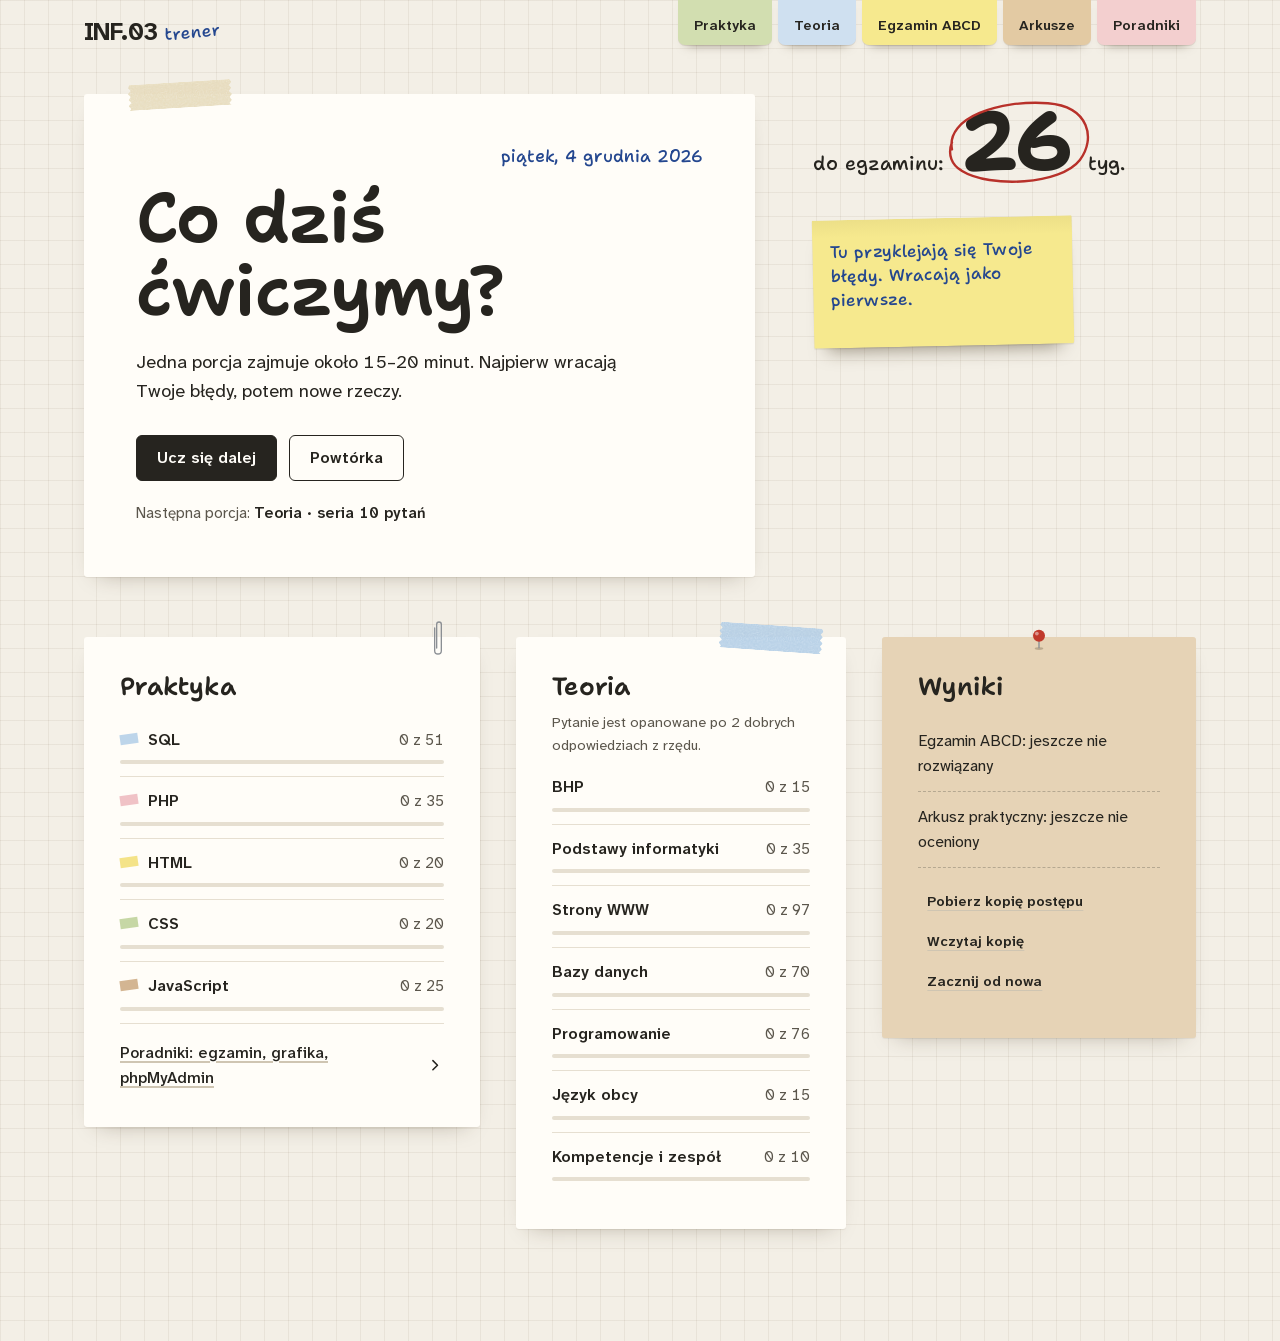
<file: index.html>
<!doctype html>
<html lang="pl">
<head>
<meta charset="utf-8">
<meta name="viewport" content="width=device-width, initial-scale=1">
<title>INF.03 – trener</title>
<meta name="color-scheme" content="light">
<link rel="icon" type="image/png" href="favicon.png"><link rel="stylesheet" href="css/styl.css">
</head>
<body>
<svg width="0" height="0" style="position:absolute" aria-hidden="true">
  <symbol id="i-tick" viewBox="0 0 24 24"><path d="M3.5 13.2c2.3 1.5 4 3.4 5.4 5.8C11.6 12.8 15.4 8 20.8 4.2" fill="none" stroke="currentColor" stroke-width="2.6" stroke-linecap="round" stroke-linejoin="round"/></symbol>
  <symbol id="i-cross" viewBox="0 0 24 24"><path d="M5.5 5.2c4.4 4 8.6 8.6 13 13.4M18.6 4.8c-4.6 4.6-8.9 9.4-13.2 14.4" fill="none" stroke="currentColor" stroke-width="2.6" stroke-linecap="round"/></symbol>
  <symbol id="i-back" viewBox="0 0 24 24"><path d="M19 12.4c-4.6-.3-9.3-.4-14 0M10.5 6.5 4.8 12.3l5.8 5.4" fill="none" stroke="currentColor" stroke-width="2" stroke-linecap="round" stroke-linejoin="round"/></symbol>
  <symbol id="i-chev" viewBox="0 0 24 24"><path d="m9 6 6 6-6 6" fill="none" stroke="currentColor" stroke-width="2" stroke-linecap="round" stroke-linejoin="round"/></symbol>
  <symbol id="i-ext" viewBox="0 0 24 24"><path d="M14 4.5h5.5V10M19.3 4.7l-8.6 8.6M18 14v5.5H4.5V6H10" fill="none" stroke="currentColor" stroke-width="1.8" stroke-linecap="round" stroke-linejoin="round"/></symbol>
  <symbol id="i-alert" viewBox="0 0 24 24"><path d="M12 3.5 21.5 20h-19L12 3.5Z" fill="none" stroke="currentColor" stroke-width="1.8" stroke-linejoin="round"/><path d="M12 10v4.5M12 17.4v.1" stroke="currentColor" stroke-width="2" stroke-linecap="round"/></symbol>
  <symbol id="i-clip" viewBox="0 0 24 64"><path d="M7 14v34a5 5 0 0 0 10 0V8.5a3.5 3.5 0 0 0-7 0V44" fill="none" stroke="currentColor" stroke-width="2" stroke-linecap="round"/></symbol>
  <symbol id="i-pin" viewBox="0 0 28 28"><ellipse cx="14" cy="24" rx="5" ry="1.6" fill="rgba(60,45,20,.25)"/><path d="M14 13v10" stroke="#8b8f94" stroke-width="1.6" stroke-linecap="round"/><circle cx="14" cy="9" r="7" fill="currentColor"/><circle cx="11.5" cy="6.5" r="2.2" fill="#fff" opacity=".45"/></symbol>
  <symbol id="i-ring" viewBox="0 0 100 60" preserveAspectRatio="none"><path d="M10 34C6 16 40 6 70 8c26 2 30 20 20 32-12 14-56 16-74 6-6-3-9-9-6-16" fill="none" stroke="currentColor" stroke-width="2.4" stroke-linecap="round" vector-effect="non-scaling-stroke"/></symbol>
</svg>

<a class="skip" href="#app">Przejdź do treści</a>
<header class="top">
  <div class="wrap top__in">
    <a class="logo" href="#/">INF.03<span aria-hidden="true">trener</span></a>
    <nav class="tabs" aria-label="Główna nawigacja">
      <a href="#/kurs" data-sec="kurs" style="--c:var(--n-sage)">Praktyka</a>
      <a href="#/abcd" data-sec="abcd" style="--c:var(--n-blue)">Teoria</a>
      <a href="#/egzamin" data-sec="egzamin" style="--c:var(--n-yellow)">Egzamin ABCD</a>
      <a href="#/arkusze" data-sec="arkusze" style="--c:var(--n-kraft)">Arkusze</a>
      <a href="#/poradniki" data-sec="poradniki" style="--c:var(--n-pink)">Poradniki</a>
    </nav>
  </div>
</header>
<div class="wrap">
  <p class="sysmsg" id="sysmsg" role="status" hidden><svg class="ic" aria-hidden="true"><use href="#i-alert"/></svg><span></span></p>
</div>
<main id="app" class="wrap" tabindex="-1"></main>

<script src="dane/sql.js"></script>
<script src="dane/php.js"></script>
<script src="dane/www.js"></script>
<script src="dane/abcd.js"></script>
<script src="dane/abcd2.js"></script>
<script src="dane/poradniki.js"></script>
<script src="dane/arkusze.js"></script>
<script src="js/zadania.js"></script>
<script src="js/app.js"></script>
</body>
</html>
</file>
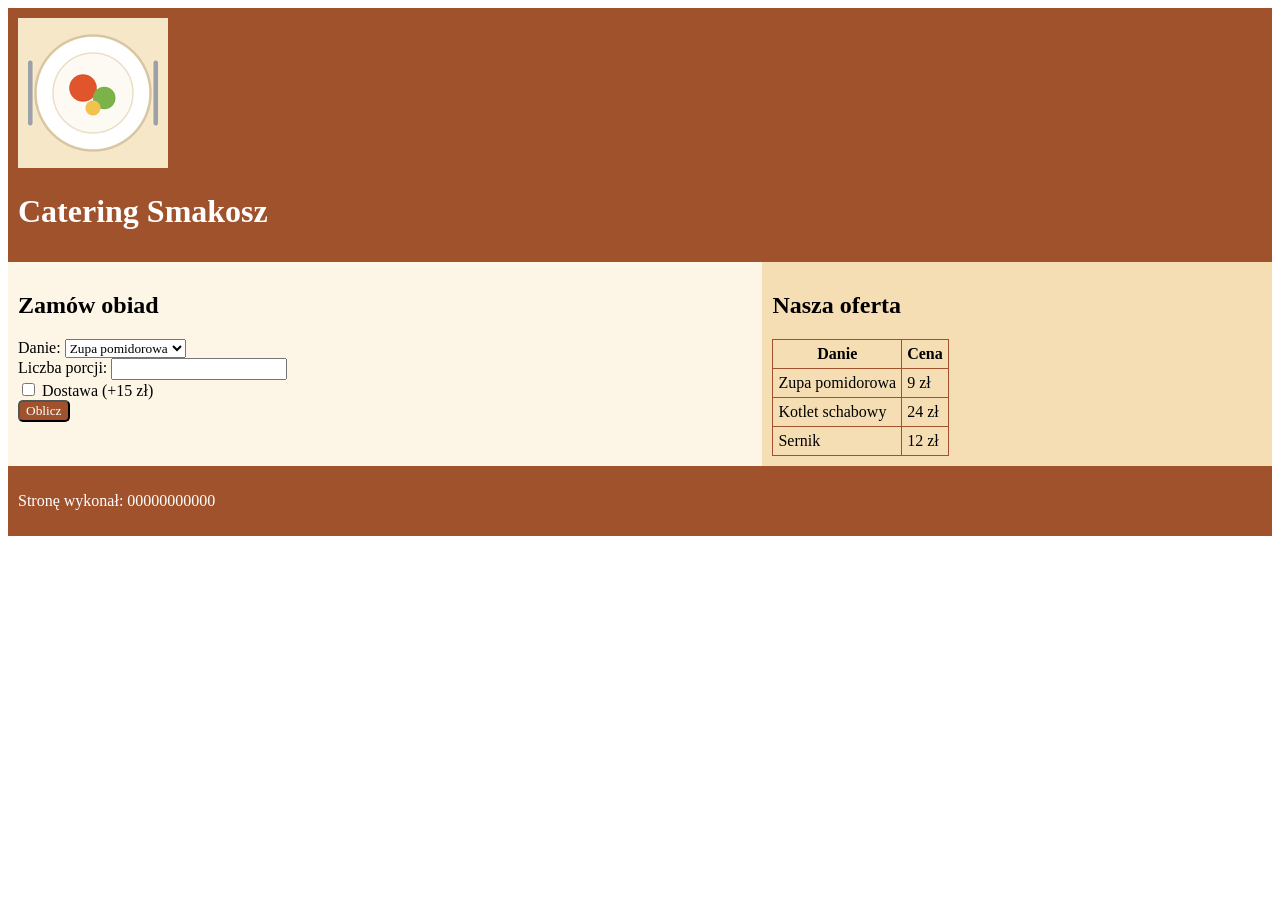
<file: arkusze/probny2/wzor/catering.html>
<!DOCTYPE html>
<html lang="pl">
<head>
  <meta charset="UTF-8">
  <title>Catering Smakosz</title>
  <link rel="stylesheet" href="styl.css">
</head>
<body>
  <header><img src="talerz.png" alt="Talerz"><h1>Catering Smakosz</h1></header>
  <div class="uklad">
    <section id="kalkulator">
      <h2>Zamów obiad</h2>
      <label for="danie">Danie:</label>
      <select id="danie"><option value="9">Zupa pomidorowa</option><option value="24">Kotlet schabowy</option><option value="12">Sernik</option></select><br>
      <label for="porcje">Liczba porcji:</label> <input type="number" id="porcje"><br>
      <label><input type="checkbox" id="dostawa"> Dostawa (+15 zł)</label><br>
      <button onclick="oblicz()">Oblicz</button>
      <p id="wynik"></p>
    </section>
    <aside id="oferta">
      <h2>Nasza oferta</h2>
      <table>
        <tr><th>Danie</th><th>Cena</th></tr>
        <tr><td>Zupa pomidorowa</td><td>9 zł</td></tr>
        <tr><td>Kotlet schabowy</td><td>24 zł</td></tr>
        <tr><td>Sernik</td><td>12 zł</td></tr>
      </table>
    </aside>
  </div>
  <footer><p>Stronę wykonał: 00000000000</p></footer>
  <script>
    function oblicz() {
      const cena = Number(document.getElementById('danie').value);
      const porcje = Number(document.getElementById('porcje').value);
      const wynik = document.getElementById('wynik');
      if (porcje < 1) { wynik.innerHTML = 'Podaj liczbę porcji'; return; }
      let koszt = cena * porcje;
      if (porcje >= 10) koszt = koszt * 0.9;
      if (document.getElementById('dostawa').checked) koszt = koszt + 15;
      wynik.innerHTML = 'Do zapłaty: ' + koszt + ' zł';
    }
  </script>
</body>
</html>
</file>
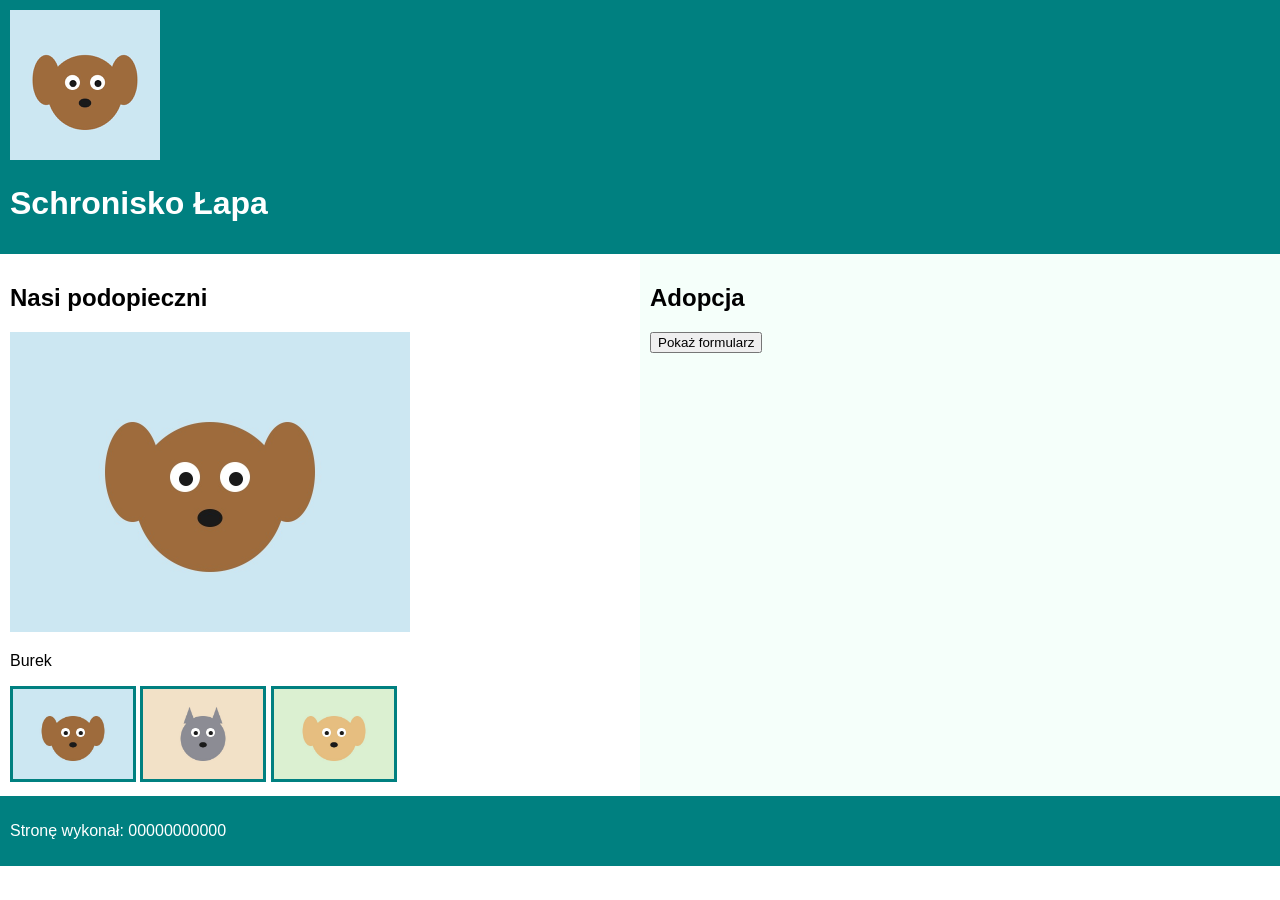
<file: arkusze/probny4/wzor/schronisko.html>
<!DOCTYPE html>
<html lang="pl">
<head>
  <meta charset="UTF-8">
  <title>Schronisko Łapa</title>
  <link rel="stylesheet" href="styl.css">
</head>
<body>
  <header><img src="ikona.png" alt="Łapa"><h1>Schronisko Łapa</h1></header>
  <div class="uklad">
    <section id="galeria">
      <h2>Nasi podopieczni</h2>
      <img id="duze" src="zwierze1.jpg" alt="Podopieczny">
      <p id="opis">Burek</p>
      <img class="miniatura" src="zwierze1.jpg" alt="Burek">
      <img class="miniatura" src="zwierze2.jpg" alt="Mruczek">
      <img class="miniatura" src="zwierze3.jpg" alt="Fafik">
    </section>
    <section id="adopcja">
      <h2>Adopcja</h2>
      <button id="pokaz">Pokaż formularz</button>
      <form id="formularz">
        <label for="imie">Imię:</label> <input type="text" id="imie"><br>
        <label for="email">E-mail:</label> <input type="email" id="email"><br>
        <label for="zwierze">Zwierzę:</label>
        <select id="zwierze"><option>Burek</option><option>Mruczek</option><option>Fafik</option></select><br>
        <label><input type="checkbox" id="zgoda"> Zapoznałem się z regulaminem</label><br>
        <button type="button" id="wyslij">Wyślij</button>
      </form>
      <p id="komunikat"></p>
    </section>
  </div>
  <footer><p>Stronę wykonał: 00000000000</p></footer>
  <script>
    const duze = document.getElementById('duze');
    const opis = document.getElementById('opis');
    for (const miniatura of document.querySelectorAll('.miniatura')) {
      miniatura.addEventListener('click', () => {
        duze.src = miniatura.src;
        opis.textContent = miniatura.alt;
      });
    }

    const formularz = document.getElementById('formularz');
    const pokaz = document.getElementById('pokaz');
    pokaz.addEventListener('click', () => {
      const ukryty = getComputedStyle(formularz).display === 'none';
      formularz.style.display = ukryty ? 'block' : 'none';
      pokaz.textContent = ukryty ? 'Ukryj formularz' : 'Pokaż formularz';
    });

    document.getElementById('wyslij').addEventListener('click', () => {
      const imie = document.getElementById('imie').value.trim();
      const email = document.getElementById('email').value;
      const komunikat = document.getElementById('komunikat');
      if (imie === '') komunikat.textContent = 'Podaj imię';
      else if (!email.includes('@')) komunikat.textContent = 'Podaj poprawny e-mail';
      else if (!document.getElementById('zgoda').checked) komunikat.textContent = 'Zaakceptuj regulamin';
      else komunikat.textContent = 'Dziękujemy, ' + imie + '! Skontaktujemy się w sprawie: ' + document.getElementById('zwierze').value;
    });
  </script>
</body>
</html>
</file>
<file: css/styl.css>
/* Czcionki lokalne (Google Fonts, licencja SIL OFL), podzbiory latin i latin-ext. */
@font-face {
  font-family: 'Atkinson Hyperlegible Mono';
  font-style: normal;
  font-weight: 400;
  font-display: swap;
  src: url(fonty/atkinson-hyperlegible-mono-latin-ext.woff2) format('woff2');
  unicode-range: U+0100-02BA, U+02BD-02C5, U+02C7-02CC, U+02CE-02D7, U+02DD-02FF, U+0304, U+0308, U+0329, U+1D00-1DBF, U+1E00-1E9F, U+1EF2-1EFF, U+2020, U+20A0-20AB, U+20AD-20C4, U+2113, U+2C60-2C7F, U+A720-A7FF;
}
@font-face {
  font-family: 'Atkinson Hyperlegible Mono';
  font-style: normal;
  font-weight: 400;
  font-display: swap;
  src: url(fonty/atkinson-hyperlegible-mono-latin.woff2) format('woff2');
  unicode-range: U+0000-00FF, U+0131, U+0152-0153, U+02BB-02BC, U+02C6, U+02DA, U+02DC, U+0304, U+0308, U+0329, U+2000-206F, U+20AC, U+2122, U+2191, U+2193, U+2212, U+2215, U+FEFF, U+FFFD;
}
@font-face {
  font-family: 'Atkinson Hyperlegible Mono';
  font-style: normal;
  font-weight: 500;
  font-display: swap;
  src: url(fonty/atkinson-hyperlegible-mono-latin-ext.woff2) format('woff2');
  unicode-range: U+0100-02BA, U+02BD-02C5, U+02C7-02CC, U+02CE-02D7, U+02DD-02FF, U+0304, U+0308, U+0329, U+1D00-1DBF, U+1E00-1E9F, U+1EF2-1EFF, U+2020, U+20A0-20AB, U+20AD-20C4, U+2113, U+2C60-2C7F, U+A720-A7FF;
}
@font-face {
  font-family: 'Atkinson Hyperlegible Mono';
  font-style: normal;
  font-weight: 500;
  font-display: swap;
  src: url(fonty/atkinson-hyperlegible-mono-latin.woff2) format('woff2');
  unicode-range: U+0000-00FF, U+0131, U+0152-0153, U+02BB-02BC, U+02C6, U+02DA, U+02DC, U+0304, U+0308, U+0329, U+2000-206F, U+20AC, U+2122, U+2191, U+2193, U+2212, U+2215, U+FEFF, U+FFFD;
}
@font-face {
  font-family: 'Atkinson Hyperlegible Next';
  font-style: normal;
  font-weight: 400;
  font-display: swap;
  src: url(fonty/atkinson-hyperlegible-next-latin-ext.woff2) format('woff2');
  unicode-range: U+0100-02BA, U+02BD-02C5, U+02C7-02CC, U+02CE-02D7, U+02DD-02FF, U+0304, U+0308, U+0329, U+1D00-1DBF, U+1E00-1E9F, U+1EF2-1EFF, U+2020, U+20A0-20AB, U+20AD-20C4, U+2113, U+2C60-2C7F, U+A720-A7FF;
}
@font-face {
  font-family: 'Atkinson Hyperlegible Next';
  font-style: normal;
  font-weight: 400;
  font-display: swap;
  src: url(fonty/atkinson-hyperlegible-next-latin.woff2) format('woff2');
  unicode-range: U+0000-00FF, U+0131, U+0152-0153, U+02BB-02BC, U+02C6, U+02DA, U+02DC, U+0304, U+0308, U+0329, U+2000-206F, U+20AC, U+2122, U+2191, U+2193, U+2212, U+2215, U+FEFF, U+FFFD;
}
@font-face {
  font-family: 'Atkinson Hyperlegible Next';
  font-style: normal;
  font-weight: 500;
  font-display: swap;
  src: url(fonty/atkinson-hyperlegible-next-latin-ext.woff2) format('woff2');
  unicode-range: U+0100-02BA, U+02BD-02C5, U+02C7-02CC, U+02CE-02D7, U+02DD-02FF, U+0304, U+0308, U+0329, U+1D00-1DBF, U+1E00-1E9F, U+1EF2-1EFF, U+2020, U+20A0-20AB, U+20AD-20C4, U+2113, U+2C60-2C7F, U+A720-A7FF;
}
@font-face {
  font-family: 'Atkinson Hyperlegible Next';
  font-style: normal;
  font-weight: 500;
  font-display: swap;
  src: url(fonty/atkinson-hyperlegible-next-latin.woff2) format('woff2');
  unicode-range: U+0000-00FF, U+0131, U+0152-0153, U+02BB-02BC, U+02C6, U+02DA, U+02DC, U+0304, U+0308, U+0329, U+2000-206F, U+20AC, U+2122, U+2191, U+2193, U+2212, U+2215, U+FEFF, U+FFFD;
}
@font-face {
  font-family: 'Atkinson Hyperlegible Next';
  font-style: normal;
  font-weight: 600;
  font-display: swap;
  src: url(fonty/atkinson-hyperlegible-next-latin-ext.woff2) format('woff2');
  unicode-range: U+0100-02BA, U+02BD-02C5, U+02C7-02CC, U+02CE-02D7, U+02DD-02FF, U+0304, U+0308, U+0329, U+1D00-1DBF, U+1E00-1E9F, U+1EF2-1EFF, U+2020, U+20A0-20AB, U+20AD-20C4, U+2113, U+2C60-2C7F, U+A720-A7FF;
}
@font-face {
  font-family: 'Atkinson Hyperlegible Next';
  font-style: normal;
  font-weight: 600;
  font-display: swap;
  src: url(fonty/atkinson-hyperlegible-next-latin.woff2) format('woff2');
  unicode-range: U+0000-00FF, U+0131, U+0152-0153, U+02BB-02BC, U+02C6, U+02DA, U+02DC, U+0304, U+0308, U+0329, U+2000-206F, U+20AC, U+2122, U+2191, U+2193, U+2212, U+2215, U+FEFF, U+FFFD;
}
@font-face {
  font-family: 'Atkinson Hyperlegible Next';
  font-style: normal;
  font-weight: 700;
  font-display: swap;
  src: url(fonty/atkinson-hyperlegible-next-latin-ext.woff2) format('woff2');
  unicode-range: U+0100-02BA, U+02BD-02C5, U+02C7-02CC, U+02CE-02D7, U+02DD-02FF, U+0304, U+0308, U+0329, U+1D00-1DBF, U+1E00-1E9F, U+1EF2-1EFF, U+2020, U+20A0-20AB, U+20AD-20C4, U+2113, U+2C60-2C7F, U+A720-A7FF;
}
@font-face {
  font-family: 'Atkinson Hyperlegible Next';
  font-style: normal;
  font-weight: 700;
  font-display: swap;
  src: url(fonty/atkinson-hyperlegible-next-latin.woff2) format('woff2');
  unicode-range: U+0000-00FF, U+0131, U+0152-0153, U+02BB-02BC, U+02C6, U+02DA, U+02DC, U+0304, U+0308, U+0329, U+2000-206F, U+20AC, U+2122, U+2191, U+2193, U+2212, U+2215, U+FEFF, U+FFFD;
}
@font-face {
  font-family: 'Shantell Sans';
  font-style: normal;
  font-weight: 400;
  font-display: swap;
  src: url(fonty/shantell-sans-latin-ext.woff2) format('woff2');
  unicode-range: U+0100-02BA, U+02BD-02C5, U+02C7-02CC, U+02CE-02D7, U+02DD-02FF, U+0304, U+0308, U+0329, U+1D00-1DBF, U+1E00-1E9F, U+1EF2-1EFF, U+2020, U+20A0-20AB, U+20AD-20C4, U+2113, U+2C60-2C7F, U+A720-A7FF;
}
@font-face {
  font-family: 'Shantell Sans';
  font-style: normal;
  font-weight: 400;
  font-display: swap;
  src: url(fonty/shantell-sans-latin.woff2) format('woff2');
  unicode-range: U+0000-00FF, U+0131, U+0152-0153, U+02BB-02BC, U+02C6, U+02DA, U+02DC, U+0304, U+0308, U+0329, U+2000-206F, U+20AC, U+2122, U+2191, U+2193, U+2212, U+2215, U+FEFF, U+FFFD;
}
@font-face {
  font-family: 'Shantell Sans';
  font-style: normal;
  font-weight: 500;
  font-display: swap;
  src: url(fonty/shantell-sans-latin-ext.woff2) format('woff2');
  unicode-range: U+0100-02BA, U+02BD-02C5, U+02C7-02CC, U+02CE-02D7, U+02DD-02FF, U+0304, U+0308, U+0329, U+1D00-1DBF, U+1E00-1E9F, U+1EF2-1EFF, U+2020, U+20A0-20AB, U+20AD-20C4, U+2113, U+2C60-2C7F, U+A720-A7FF;
}
@font-face {
  font-family: 'Shantell Sans';
  font-style: normal;
  font-weight: 500;
  font-display: swap;
  src: url(fonty/shantell-sans-latin.woff2) format('woff2');
  unicode-range: U+0000-00FF, U+0131, U+0152-0153, U+02BB-02BC, U+02C6, U+02DA, U+02DC, U+0304, U+0308, U+0329, U+2000-206F, U+20AC, U+2122, U+2191, U+2193, U+2212, U+2215, U+FEFF, U+FFFD;
}
@font-face {
  font-family: 'Shantell Sans';
  font-style: normal;
  font-weight: 600;
  font-display: swap;
  src: url(fonty/shantell-sans-latin-ext.woff2) format('woff2');
  unicode-range: U+0100-02BA, U+02BD-02C5, U+02C7-02CC, U+02CE-02D7, U+02DD-02FF, U+0304, U+0308, U+0329, U+1D00-1DBF, U+1E00-1E9F, U+1EF2-1EFF, U+2020, U+20A0-20AB, U+20AD-20C4, U+2113, U+2C60-2C7F, U+A720-A7FF;
}
@font-face {
  font-family: 'Shantell Sans';
  font-style: normal;
  font-weight: 600;
  font-display: swap;
  src: url(fonty/shantell-sans-latin.woff2) format('woff2');
  unicode-range: U+0000-00FF, U+0131, U+0152-0153, U+02BB-02BC, U+02C6, U+02DA, U+02DC, U+0304, U+0308, U+0329, U+2000-206F, U+20AC, U+2122, U+2191, U+2193, U+2212, U+2215, U+FEFF, U+FFFD;
}
@font-face {
  font-family: 'Shantell Sans';
  font-style: normal;
  font-weight: 700;
  font-display: swap;
  src: url(fonty/shantell-sans-latin-ext.woff2) format('woff2');
  unicode-range: U+0100-02BA, U+02BD-02C5, U+02C7-02CC, U+02CE-02D7, U+02DD-02FF, U+0304, U+0308, U+0329, U+1D00-1DBF, U+1E00-1E9F, U+1EF2-1EFF, U+2020, U+20A0-20AB, U+20AD-20C4, U+2113, U+2C60-2C7F, U+A720-A7FF;
}
@font-face {
  font-family: 'Shantell Sans';
  font-style: normal;
  font-weight: 700;
  font-display: swap;
  src: url(fonty/shantell-sans-latin.woff2) format('woff2');
  unicode-range: U+0000-00FF, U+0131, U+0152-0153, U+02BB-02BC, U+02C6, U+02DA, U+02DC, U+0304, U+0308, U+0329, U+2000-206F, U+20AC, U+2122, U+2191, U+2193, U+2212, U+2215, U+FEFF, U+FFFD;
}

/* INF.03 – trener: a study planner on the desk. Tokens first, then shell, then pieces. */
:root {
  --ground: #f3efe6;
  --grid: rgba(96, 80, 46, .075);
  --sheet: #fffdf8;
  --sheet-2: #faf6ec;
  --kraft: #c9a57b;
  --kraft-soft: #e6d3b6;
  --ink: #26241f;
  --ink-2: #5b564c;
  --line: #e6dfd1;
  --rule: #cfc5b2;
  --nb-line: #d5dfe9;
  --nb-margin: #e3a39c;
  --pen-blue: #24478f;
  --pen-red: #b8312a;
  --pen-green: #2c6e42;
  --steel: #8b8f94;

  --n-yellow: #f6e98e;
  --n-sage: #d2deb0;
  --n-blue: #cfe0f0;
  --n-pink: #f3cfcf;
  --n-kraft: #e3caa3;

  --t-blue: rgba(178, 206, 232, .86);
  --t-pink: rgba(238, 184, 190, .86);
  --t-yellow: rgba(242, 222, 118, .86);
  --t-sage: rgba(190, 210, 152, .88);
  --t-kraft: rgba(201, 165, 123, .82);
  --t-mask: rgba(232, 220, 186, .85);

  --f-ui: "Atkinson Hyperlegible Next", ui-sans-serif, system-ui, -apple-system, "Segoe UI", sans-serif;
  --f-hand: "Shantell Sans", "Segoe Print", "Bradley Hand", ui-rounded, cursive;
  --f-code: "Atkinson Hyperlegible Mono", ui-monospace, "SF Mono", Menlo, Consolas, monospace;

  --shadow-sheet: 0 1px 1px rgba(60, 45, 20, .07), 0 10px 22px -14px rgba(60, 45, 20, .38);
  --shadow-note: 0 1px 1px rgba(60, 45, 20, .1), 0 16px 18px -14px rgba(60, 45, 20, .5);
  --ease: cubic-bezier(.16, 1, .3, 1);
}

*, *::before, *::after { box-sizing: border-box; }
html { -webkit-text-size-adjust: 100%; scrollbar-color: var(--rule) transparent; }
body {
  margin: 0;
  min-height: 100vh;
  color: var(--ink);
  font: 400 1rem/1.6 var(--f-ui);
  background-color: var(--ground);
  background-image:
    linear-gradient(var(--grid) 1px, transparent 1px),
    linear-gradient(90deg, var(--grid) 1px, transparent 1px);
  background-size: 24px 24px;
  font-variant-numeric: tabular-nums;
  overflow-x: hidden;
}
::selection { background: var(--n-yellow); color: var(--ink); }
:focus-visible { outline: 2px solid var(--pen-blue); outline-offset: 3px; border-radius: 3px; }
#app:focus, h1:focus { outline: none; }
a { color: inherit; text-decoration-thickness: 1.5px; text-underline-offset: 3px; text-decoration-color: var(--rule); }
a:hover { text-decoration-color: currentColor; }
img, svg { max-width: 100%; }
.ic { width: 1.15em; height: 1.15em; flex: none; vertical-align: -.2em; }
.sr { position: absolute; width: 1px; height: 1px; overflow: hidden; clip: rect(0 0 0 0); white-space: nowrap; }
.skip { position: absolute; left: 16px; top: -60px; z-index: 10; background: var(--ink); color: var(--sheet); padding: 10px 14px; border-radius: 4px; }
.skip:focus { top: 12px; }

.wrap { width: 100%; max-width: 1160px; margin-inline: auto; padding-inline: 24px; }

/* ---------- shell ---------- */
.top__in { display: flex; align-items: flex-start; gap: 28px; }
.logo {
  display: flex; align-items: baseline; gap: 8px; padding-top: 20px;
  font: 700 1.55rem/1 var(--f-ui); letter-spacing: -.025em; text-decoration: none; color: var(--ink);
}
.logo span { font: 500 1.05rem/1 var(--f-hand); color: var(--pen-blue); letter-spacing: 0; transform: rotate(-5deg) translateY(-2px); }
.tabs { display: flex; gap: 6px; margin-left: auto; }
.tabs a {
  display: block; padding: 28px 16px 12px;
  background: var(--c); color: var(--ink);
  font: 600 .9rem/1 var(--f-ui); text-decoration: none; white-space: nowrap;
  border-radius: 0 0 7px 7px;
  box-shadow: 0 1px 0 rgba(60, 45, 20, .1), 0 8px 10px -9px rgba(60, 45, 20, .55);
  transform: translateY(-9px);
  transition: transform .35s var(--ease), box-shadow .35s var(--ease);
}
.tabs a:hover { transform: translateY(-4px); }
.tabs a[aria-current="page"] { transform: translateY(0); padding-bottom: 16px; box-shadow: 0 1px 0 rgba(60, 45, 20, .12), 0 12px 14px -10px rgba(60, 45, 20, .6); }

.sysmsg {
  display: flex; gap: 10px; align-items: flex-start; margin: 22px 0 0; padding: 12px 16px;
  background: var(--n-kraft); border-radius: 2px; box-shadow: var(--shadow-sheet); font-size: .95rem;
}
.sysmsg .ic { color: var(--pen-red); margin-top: .15em; }
.sysmsg[hidden] { display: none; }

main { padding-block: 40px 112px; }

/* ---------- type ---------- */
h1, h2, h3 { margin: 0; text-wrap: balance; }
.title { font: 600 clamp(2.1rem, 4.6vw, 3.3rem)/1.04 var(--f-hand); letter-spacing: -.01em; margin-bottom: .45em; }
.h2 { font: 600 1.55rem/1.15 var(--f-hand); margin-bottom: .55em; }
.label { font: 500 .9rem/1.3 var(--f-ui); color: var(--ink-2); }
.dateline { margin: 0 0 14px; text-align: right; font: 500 1.05rem/1.2 var(--f-hand); color: var(--pen-blue); }
.lead { font-size: 1.15rem; line-height: 1.55; max-width: 44ch; margin: 0; }
.muted { color: var(--ink-2); }
p { margin: 0 0 1em; }
.back {
  display: inline-flex; align-items: center; gap: 6px; margin-bottom: 14px;
  font-weight: 500; color: var(--ink-2); text-decoration: none;
}
.back:hover { color: var(--ink); }

code, pre { font-family: var(--f-code); }
:not(pre) > code { font-size: .88em; background: #efe8d9; padding: .1em .38em; border-radius: 3px; overflow-wrap: anywhere; }
pre {
  margin: 0 0 1.2em; padding: 14px 16px; overflow-x: auto; tab-size: 2;
  font-size: .88rem; line-height: 1.6; background: var(--sheet-2);
  border: 1px solid var(--line); border-radius: 4px; max-width: 100%;
}
pre code { background: none; padding: 0; font-size: inherit; }

.prose { max-width: 70ch; }
.prose > :last-child { margin-bottom: 0; }
.prose h3 { font: 600 1.25rem/1.25 var(--f-hand); margin: 1.6em 0 .55em; }
.prose ul, .prose ol { padding-left: 1.3em; margin: 0 0 1.2em; }
.prose li { margin-bottom: .35em; }
.prose li::marker { color: var(--ink-2); }
.prose table { display: block; max-width: 100%; overflow-x: auto; border-collapse: collapse; margin: 0 0 1.4em; font-size: .95rem; }
.prose th { text-align: left; font: 600 .9rem/1.3 var(--f-ui); color: var(--ink-2); padding: 8px 18px 8px 0; border-bottom: 1.5px solid var(--ink); }
.prose td { padding: 9px 18px 9px 0; border-bottom: 1px solid var(--line); vertical-align: top; }
.prose td:first-child { white-space: nowrap; }

/* ---------- paper ---------- */
.sheet { position: relative; background: var(--sheet); border-radius: 3px; padding: clamp(20px, 3.2vw, 36px); box-shadow: var(--shadow-sheet); }
.sheet--kraft { background: var(--kraft-soft); }
.sheet--grid {
  background-color: var(--sheet);
  background-image: linear-gradient(rgba(70, 95, 130, .1) 1px, transparent 1px), linear-gradient(90deg, rgba(70, 95, 130, .1) 1px, transparent 1px);
  background-size: 20px 20px; background-position: -1px -1px;
}
.taped::before {
  content: ""; position: absolute; z-index: 2; top: -12px; left: clamp(18px, 7%, 44px);
  width: 104px; height: 26px;
  background: url("data:image/svg+xml,%3Csvg xmlns='http://www.w3.org/2000/svg' width='90' height='90'%3E%3Cfilter id='f'%3E%3CfeTurbulence type='fractalNoise' baseFrequency='.85' numOctaves='2' stitchTiles='stitch'/%3E%3CfeColorMatrix values='0 0 0 0 1 0 0 0 0 1 0 0 0 0 1 0 0 0 .55 -.2'/%3E%3C/filter%3E%3Crect width='100%25' height='100%25' filter='url(%23f)'/%3E%3C/svg%3E"), var(--tape, var(--t-mask));
  -webkit-mask: url("data:image/svg+xml,%3Csvg xmlns='http://www.w3.org/2000/svg' viewBox='0 0 100 26' preserveAspectRatio='none'%3E%3Cpath d='M2 0H98L100 3 97.5 6 99.5 9 97 12 100 15 97.5 18 99.5 21 97 24 99 26H1L2.5 24 0 21 3 18 .5 15 2.5 12 0 9 3 6 .5 3Z'/%3E%3C/svg%3E") 0 0 / 100% 100%; mask: url("data:image/svg+xml,%3Csvg xmlns='http://www.w3.org/2000/svg' viewBox='0 0 100 26' preserveAspectRatio='none'%3E%3Cpath d='M2 0H98L100 3 97.5 6 99.5 9 97 12 100 15 97.5 18 99.5 21 97 24 99 26H1L2.5 24 0 21 3 18 .5 15 2.5 12 0 9 3 6 .5 3Z'/%3E%3C/svg%3E") 0 0 / 100% 100%;
  transform: rotate(-3.5deg); filter: drop-shadow(0 1px 1px rgba(60, 45, 20, .14));
}
.taped--r::before { left: auto; right: clamp(18px, 7%, 44px); transform: rotate(4deg); }
.clip { position: absolute; z-index: 2; top: -22px; right: 34px; width: 16px; height: 50px; color: var(--steel); }
.pin { position: absolute; z-index: 2; top: -9px; left: 50%; width: 24px; height: 24px; margin-left: -12px; color: #c0392b; }

/* sticky notes: the feedback layer */
.note {
  --c: var(--n-yellow); --tilt: -1.2deg;
  position: relative; display: block; padding: 20px 18px 18px;
  background: var(--c); background-image: linear-gradient(rgba(60, 45, 20, .05), rgba(60, 45, 20, 0) 18px);
  color: var(--pen-blue); text-decoration: none;
  font: 500 1.04rem/1.45 var(--f-hand);
  border-radius: 1px 1px 3px 1px;
  transform: rotate(var(--tilt)); box-shadow: var(--shadow-note);
  transition: transform .35s var(--ease), box-shadow .35s var(--ease);
}
.note p { margin: 0 0 .4em; }
.note p:last-child { margin: 0; }
.note__sub { display: block; font-size: .95rem; opacity: .85; }
a.note:hover { transform: rotate(0deg) translateY(-3px); box-shadow: 0 2px 2px rgba(60, 45, 20, .1), 0 20px 22px -14px rgba(60, 45, 20, .55); }
.note--sage { --c: var(--n-sage); }
.note--blue { --c: var(--n-blue); }
.note--pink { --c: var(--n-pink); }
.note--kraft { --c: var(--n-kraft); }
.pop { animation: stick .5s var(--ease); }
@keyframes stick {
  from { transform: rotate(calc(var(--tilt) + 4deg)) translate(6px, -10px) scale(1.04); box-shadow: 0 2px 2px rgba(60, 45, 20, .06), 0 30px 30px -18px rgba(60, 45, 20, .45); }
}

/* ---------- controls ---------- */
.btn {
  display: inline-flex; align-items: center; justify-content: center; gap: 8px; min-height: 46px;
  padding: 12px 20px; border: 1.5px solid var(--ink); border-radius: 6px;
  background: var(--sheet); color: var(--ink); font: 600 1rem/1.1 var(--f-ui);
  text-decoration: none; cursor: pointer;
  transition: transform .25s var(--ease), box-shadow .25s var(--ease), background-color .2s;
}
.btn:hover { transform: translateY(-1px); box-shadow: 0 8px 14px -10px rgba(38, 36, 31, .55); }
.btn:active { transform: translateY(0); box-shadow: none; }
.btn--primary { background: var(--ink); color: var(--sheet); }
.btn--primary:hover { background: #3a362f; }
.btn--quiet { border-color: transparent; background: transparent; text-decoration: underline; text-decoration-color: var(--rule); text-underline-offset: 4px; padding-inline: 8px; }
.btn--quiet:hover { box-shadow: none; text-decoration-color: currentColor; }
.btn:disabled { opacity: .5; cursor: not-allowed; transform: none; box-shadow: none; }
.actions { display: flex; flex-wrap: wrap; gap: 12px; align-items: center; }
kbd.shortcut { margin-left: auto; font: 500 .8rem var(--f-ui); color: var(--ink-2); }
@media (hover: none) { kbd.shortcut { display: none; } }

input[type="number"] {
  width: 9rem; min-height: 46px; padding: 8px 12px; font: 500 1.05rem var(--f-ui);
  background: #fffefb; color: var(--ink); border: 1.5px solid var(--rule); border-radius: 6px; caret-color: var(--pen-blue);
}
input[type="number"]:focus { border-color: var(--ink); }
input[type="checkbox"], input[type="radio"] { accent-color: var(--ink); width: 1.15rem; height: 1.15rem; margin: .22rem 0 0; flex: none; }

.bar { display: block; height: 4px; background: var(--line); border-radius: 2px; overflow: hidden; }
.bar i { display: block; height: 100%; width: var(--p, 0%); background: var(--ink); border-radius: 2px; }

.folder { background: var(--kraft-soft); border-radius: 3px; box-shadow: var(--shadow-sheet); }
.folder summary { display: flex; align-items: center; gap: 10px; padding: 14px 18px; cursor: pointer; font-weight: 600; list-style: none; }
.folder summary::-webkit-details-marker { display: none; }
.folder summary .ic { transition: transform .3s var(--ease); }
.folder[open] summary .ic { transform: rotate(90deg); }
.folder pre { margin: 0 18px 18px; background: var(--sheet); }

/* ---------- start ---------- */
.today { display: grid; grid-template-columns: minmax(0, 1.75fr) minmax(250px, 1fr); gap: clamp(28px, 4.5vw, 64px); align-items: start; }
.today__main { padding: clamp(28px, 4.5vw, 52px); }
.today__main .title { font-size: clamp(2.6rem, 6vw, 4.4rem); margin-bottom: .3em; }
.today__main .actions { margin-top: 30px; }
.upnext { margin: 20px 0 0; font-size: .95rem; color: var(--ink-2); }
.upnext strong { color: var(--ink); font-weight: 600; }
.today__side { display: grid; gap: 24px; padding-top: 6px; }
.countdown { margin: 0 0 4px; font: 500 1.2rem/1.2 var(--f-hand); }
.ring { position: relative; display: inline-block; padding: 0 .45em; margin: 0 .05em; }
.ring strong { font: 700 clamp(3.4rem, 7vw, 5.2rem)/1 var(--f-hand); letter-spacing: -.02em; }
.ring svg { max-width: none; position: absolute; left: -12%; top: -14%; width: 124%; height: 128%; color: var(--pen-red); pointer-events: none; overflow: visible; }
.ring--btn { border: 0; background: none; font: inherit; color: inherit; cursor: pointer; }
.ring--btn:hover svg { color: var(--pen-blue); }
.countdown__data[hidden] { display: none; }
.countdown__data { display: flex; flex-wrap: wrap; gap: 8px; align-items: center; font-size: .9rem; color: var(--ink-2); }
.countdown__data input { font: 500 .95rem var(--f-ui); color: var(--ink); background: #fffefb; border: 1.5px solid var(--rule); border-radius: 6px; padding: 4px 8px; }
.tools { display: flex; flex-wrap: wrap; gap: 0 4px; margin-top: 14px; }
.tools .btn { min-height: 40px; padding: 6px 8px; font-size: .9rem; }
.notes { display: flex; flex-direction: column; padding-top: 6px; }
.notes .note { width: min(100%, 260px); min-height: 128px; }
.notes .note + .note { margin-top: -20px; }
.notes .note:nth-child(2n) { --tilt: 2.2deg; margin-left: auto; }
.notes .note:nth-child(3n) { --tilt: -2.6deg; margin-left: 10%; }

.board { display: grid; grid-template-columns: 1.2fr 1fr .95fr; gap: clamp(22px, 3vw, 36px); margin-top: 60px; align-items: start; }
.prow { display: grid; grid-template-columns: 1fr auto; align-items: baseline; column-gap: 14px; padding: 11px 0 12px; border-bottom: 1px solid var(--line); color: var(--ink); text-decoration: none; }
.prow:last-of-type { border-bottom: 0; }
.prow__name { font-weight: 600; }
.prow:hover .prow__name { text-decoration: underline; text-decoration-color: var(--rule); text-underline-offset: 3px; }
.prow__val { font-size: .95rem; color: var(--ink-2); }
.prow .bar { grid-column: 1 / -1; margin-top: 8px; }
.swatch { display: inline-block; width: 18px; height: 10px; margin-right: 10px; background: var(--tape); transform: rotate(-8deg); vertical-align: 1px; }
.board__more { display: inline-flex; gap: 6px; align-items: center; margin-top: 16px; font-weight: 500; }
.res { margin: 0; padding: 12px 0; border-bottom: 1px dashed rgba(91, 86, 76, .35); }
.res:last-child { border-bottom: 0; }
.res strong { font: 700 1.45rem/1 var(--f-hand); }
.res__hist { display: block; margin-top: 4px; color: var(--ink-2); font-size: .9rem; }
.board__note { margin: -.3em 0 .4em; font-size: .9rem; }

/* ---------- notebook lists (courses, topics, sessions) ---------- */
.notebook { padding: 10px 0; }
.notebook::before { content: ""; position: absolute; top: 0; bottom: 0; left: 4.25rem; width: 1.5px; background: var(--nb-margin); }
.nrow {
  position: relative; display: grid; grid-template-columns: 4.25rem minmax(0, 1fr) minmax(110px, 190px) 5.75rem; align-items: center; column-gap: 20px;
  padding: 15px clamp(16px, 3vw, 32px) 15px 0; border-bottom: 1px solid var(--nb-line); color: var(--ink); text-decoration: none;
}
.nrow:last-child { border-bottom: 0; }
.nrow__num { font: 600 1.35rem/1 var(--f-hand); color: var(--pen-blue); text-align: center; }
.nrow__name { font-weight: 600; font-size: 1.08rem; }
.nrow__name small { display: block; font-weight: 400; font-size: .9rem; color: var(--ink-2); }
.nrow__val { text-align: right; color: var(--ink-2); font-size: .95rem; }
.nrow__val .ic { color: var(--pen-green); width: 1.4em; height: 1.4em; }
a.nrow:hover .nrow__name { text-decoration: underline; text-decoration-color: var(--rule); text-underline-offset: 3px; }
.nrow.is-big .nrow__name { font: 600 1.6rem/1.1 var(--f-hand); }

.pagehead { display: flex; flex-wrap: wrap; align-items: end; justify-content: space-between; gap: 8px 24px; margin-bottom: 28px; }
.pagehead .title { margin-bottom: 0; }
.pagehead p { margin: 0; }
.series-all { margin-bottom: 28px; }

/* ---------- topic & tasks ---------- */
.topic, .series { margin-inline: auto; }
.sheetpage .topic { margin-inline: 0; }
.topic { max-width: 860px; }
.topic > * + * { margin-top: 32px; }
.task__head { display: flex; align-items: center; gap: 10px; margin-bottom: 10px; }
.task__title { font: 600 1.15rem/1.2 var(--f-hand); padding: 0 .3em; margin-left: -.3em; background: linear-gradient(transparent 52%, var(--tape) 52% 90%, transparent 90%); }
.task__head .ic { color: var(--pen-green); width: 1.6rem; height: 1.6rem; }
.task__prompt { font-size: 1.12rem; line-height: 1.5; font-weight: 500; margin-bottom: 16px; max-width: 64ch; }
.task .folder { margin-bottom: 16px; background: var(--sheet-2); box-shadow: none; border: 1px solid var(--line); }
.code-input, .konsola {
  display: block; width: 100%; padding: 12px 14px; resize: vertical;
  font: 400 .95rem/1.6 var(--f-code); tab-size: 2; color: var(--ink); caret-color: var(--pen-blue);
  background: #fffefb; border: 1.5px solid var(--rule); border-radius: 4px;
}
.code-input:focus, .konsola:focus { border-color: var(--ink); }
.badge { font: 500 .85rem/1 var(--f-ui); color: var(--ink-2); padding: 4px 8px; border: 1.5px dashed var(--rule); border-radius: 999px; cursor: help; }
.folder__in { padding: 0 18px 18px; }
.dbview { display: grid; gap: 12px; }
.dbview .actions { margin: 0; }
.expect { margin-top: 14px; }
.task__extra > .label { margin: 0 0 6px; }
.task .actions { margin-top: 14px; }
.task__result { display: flex; gap: 8px; align-items: flex-start; min-height: 1.5em; margin-top: 16px; font: 600 1.18rem/1.35 var(--f-hand); }
.task__result .ic, .verdict .ic { width: 1.3em; height: 1.3em; margin-top: .05em; }
.task__result:empty { margin-top: 0; min-height: 0; }
.is-ok { color: var(--pen-green); }
.is-bad { color: var(--pen-red); }
.task__extra:not(:empty), .task__aids:not(:empty), .task__preview:not(:empty) { margin-top: 18px; }
.task__aids { display: flex; flex-wrap: wrap; gap: 22px; align-items: flex-start; }
.task__aids .note { flex: 0 1 300px; }
.solution { flex: 1 1 320px; min-width: 0; }
.solution pre { margin: 6px 0 0; }
.test-data { font-size: .95rem; color: var(--ink-2); margin-bottom: 10px; }
.cmp { display: grid; grid-template-columns: repeat(2, minmax(0, 1fr)); gap: 14px; }
.cmp figure { margin: 0; }
.cmp figcaption { margin-bottom: 6px; }
.cmp pre { margin: 0; min-height: 3em; }
.console { margin: 0; }
.console pre { margin: 6px 0 0; max-height: 16em; overflow: auto; }

.rtable { overflow-x: auto; max-width: 100%; border: 1px solid var(--line); border-radius: 4px; background: #fffefb; }
.rtable table { border-collapse: collapse; font-size: .92rem; min-width: 100%; }
.rtable th { text-align: left; font: 600 .8rem var(--f-code); padding: 8px 16px; border-bottom: 1.5px solid var(--ink); white-space: nowrap; }
.rtable td { padding: 7px 16px; border-bottom: 1px solid var(--line); white-space: nowrap; }
.rtable tr:last-child td { border-bottom: 0; }
.null { color: var(--ink-2); font-style: italic; }

.frame { width: 100%; overflow: hidden; background: #fff; border: 1px solid var(--rule); border-radius: 4px; box-shadow: var(--shadow-sheet); }
.frame iframe { display: block; border: 0; transform-origin: 0 0; background: #fff; }
.frame-label { margin-bottom: 8px; }

.stub { max-width: 34ch; }

/* ---------- theory series ---------- */
.series { max-width: 820px; }
.qmeta { display: flex; flex-wrap: wrap; justify-content: space-between; align-items: center; gap: 10px 20px; margin-bottom: 22px; color: var(--ink-2); font-size: .95rem; }
.pips { display: flex; gap: 5px; }
.pips i { width: 9px; height: 9px; border-radius: 50%; border: 1.5px solid var(--ink-2); }
.pips i.is-done { background: var(--ink-2); }
.pips i.is-now { border-color: var(--ink); background: var(--n-yellow); }
.q { font: 600 clamp(1.45rem, 3vw, 1.95rem)/1.25 var(--f-ui); letter-spacing: -.01em; margin-bottom: 18px; }
.answers { list-style: none; padding: 0; margin: 22px 0 0; display: grid; gap: 10px; }
.answer {
  width: 100%; min-height: 54px; display: grid; grid-template-columns: 2.3rem minmax(0, 1fr) 1.6rem; align-items: center; gap: 14px;
  padding: 10px 14px; text-align: left; font: 500 1.02rem/1.4 var(--f-ui); color: var(--ink);
  background: #fffefb; border: 1.5px solid var(--rule); border-radius: 6px; cursor: pointer;
  transition: border-color .2s, background-color .2s;
}
.answer:hover:not(:disabled) { border-color: var(--ink); background: var(--sheet-2); }
.answer__key { position: relative; width: 2.3rem; height: 2.3rem; display: grid; place-items: center; border: 1.5px solid var(--ink); border-radius: 50%; font: 600 1.05rem/1 var(--f-hand); }
.answer .ic { width: 1.5rem; height: 1.5rem; }
.answer:disabled { cursor: default; }
.answer:disabled:not(.is-correct):not(.is-wrong) { opacity: .55; }
.answer.is-correct > span:nth-child(2) { font-weight: 700; }
.answer.is-correct .answer__key { border-color: var(--pen-green); color: var(--pen-green); }
.keyring { max-width: none; position: absolute; left: -32%; top: -30%; width: 164%; height: 160%; color: var(--pen-red); overflow: visible; pointer-events: none; }
.answer.is-correct .keyring { color: var(--pen-green); }
.answer.is-correct .ic { color: var(--pen-green); }
.answer.is-wrong > span:nth-child(2) { text-decoration: line-through; text-decoration-color: var(--pen-red); text-decoration-thickness: 2px; }
.answer.is-wrong .ic { color: var(--pen-red); }
.feedback { display: grid; grid-template-columns: minmax(0, 1fr) auto; gap: 22px; align-items: end; margin-top: 26px; }
.feedback:empty { display: none; }
.verdict { font-weight: 700; }
.verdict .ic, .task__result .ic { color: var(--pen-green); }
.note--pink .verdict .ic, .is-bad .ic { color: var(--pen-red); }
.endcard { text-align: left; }
.score { font: 700 clamp(3rem, 8vw, 5rem)/1 var(--f-hand); margin: 6px 0 26px; }

/* ---------- ABCD exam ---------- */
.exam { display: grid; grid-template-columns: minmax(0, 1fr) 200px; gap: 36px; align-items: start; }
.timer { position: sticky; top: 14px; z-index: 5; --tilt: 1.2deg; }
.timer strong { display: block; font: 700 2.2rem/1.1 var(--f-hand); }
.timer.is-low strong { color: var(--pen-red); }
.timer.is-end { --c: var(--n-pink); }
.timer__msg { display: block; margin-top: 6px; font-size: .95rem; }
.timer__msg:empty { display: none; }
.timer .btn { margin-top: 10px; font-size: .9rem; min-height: 40px; padding: 8px 12px; }
.eq { border: 0; margin: 0; padding: 22px 0; border-bottom: 1px dashed var(--rule); min-width: 0; }
.eq:first-of-type { padding-top: 0; }
.eq legend { display: flex; gap: 10px; padding: 0; margin-bottom: 4px; font-weight: 600; font-size: 1.05rem; line-height: 1.45; }
.eq__n { font: 600 1.1rem/1.3 var(--f-hand); color: var(--pen-blue); min-width: 1.8em; }
.eq pre { margin-left: 2.6rem; }
.opts { display: grid; gap: 4px; margin-left: 2rem; }
.opt { display: flex; gap: 12px; align-items: flex-start; padding: 9px 12px; border-radius: 6px; cursor: pointer; }
.opt:hover { background: var(--sheet-2); }
.opt:has(input:checked) { background: var(--n-blue); }
.exam__end { margin-top: 28px; }
.wrongs { display: grid; gap: 20px; margin-top: 40px; }
.wrongs .sheet p { max-width: 70ch; }
.wrongs .yours { color: var(--pen-red); }
.wrongs .right { color: var(--pen-green); font-weight: 600; }

/* ---------- sheets & sessions ---------- */
.mocks { display: grid; grid-template-columns: repeat(2, minmax(0, 1fr)); gap: 30px; margin-bottom: 52px; }
.mock { display: block; text-decoration: none; color: var(--ink); transition: transform .35s var(--ease); }
.mock:hover { transform: translateY(-3px) rotate(-.3deg); }
.mock .h2 { margin-bottom: .3em; }
.mock__res { margin: 18px 0 0; font: 700 2rem/1 var(--f-hand); color: var(--pen-green); }
.section-h { margin: 0 0 18px; }
.sessions .nrow { grid-template-columns: 4.25rem minmax(0, 1fr) 5.75rem; }
.older { margin-top: 28px; display: flex; gap: 6px; align-items: center; flex-wrap: wrap; }
.sheetpage { display: grid; grid-template-columns: minmax(0, 1fr) 230px; gap: 36px; align-items: start; }
.sheetpage .timer { top: 14px; }
.grade { margin-top: 40px; }
.criteria { list-style: none; padding: 0; margin: 18px 0 0; columns: 2 320px; column-gap: 36px; }
.crit { display: flex; gap: 10px; align-items: flex-start; padding: 8px 0; border-bottom: 1px solid var(--line); break-inside: avoid; }
.crit .ic { width: 1.25rem; height: 1.25rem; margin-top: .1em; }
.crit--ok .ic { color: var(--pen-green); }
.crit--no .ic { color: var(--pen-red); }
.crit label { display: flex; gap: 10px; align-items: flex-start; cursor: pointer; }
.crit small { display: block; color: var(--ink-2); font-size: .82rem; }
.sum { font: 600 1.35rem/1.35 var(--f-hand); margin: 22px 0 0; }
.sum strong { font-size: 1.9rem; }
.steps { counter-reset: s; list-style: none; padding: 0; margin: 0 0 18px; display: grid; gap: 14px; }
.steps li { counter-increment: s; display: grid; grid-template-columns: 2.4rem 1fr; gap: 12px; align-items: baseline; font-size: 1.05rem; max-width: 64ch; }
.steps li::before { content: counter(s); font: 600 1.5rem/1 var(--f-hand); color: var(--pen-blue); text-align: center; }
.steps a { font-weight: 600; text-decoration-color: currentColor; }
.gfx__cel { display: block; color: var(--ink-2); font-size: .9rem; }
.gfx__wynik { display: flex; gap: 6px; align-items: center; margin-top: 4px; font: 600 1.05rem/1.3 var(--f-hand); }
.gfx__wynik:empty, .gfx__blad:empty { display: none; }
.scoreform { display: flex; flex-wrap: wrap; gap: 18px; align-items: end; margin-top: 8px; }
.scoreform label { display: grid; gap: 6px; font-weight: 500; font-size: .95rem; }
.formmsg { margin: 16px 0 0; font: 600 1.2rem/1.3 var(--f-hand); min-height: 1.3em; }
fieldset.plain { border: 0; padding: 0; margin: 0; min-width: 0; }

/* ---------- guides ---------- */
.guides { display: grid; grid-template-columns: repeat(2, minmax(0, 1fr)); gap: 30px 34px; }
.guide { display: block; color: var(--ink); text-decoration: none; transition: transform .35s var(--ease); }
.guide:hover { transform: translateY(-3px); }
.guide .h2 { margin-bottom: .35em; }
.guide p { margin: 0; color: var(--ink-2); max-width: 40ch; }

/* ---------- responsive ---------- */
@media (max-width: 1020px) {
  .board { grid-template-columns: 1fr 1fr; }
  .board > :last-child { grid-column: 1 / -1; }
  .sheetpage { grid-template-columns: 1fr; }
  .sheetpage .timer { grid-row: 1; justify-self: end; }
}
@media (max-width: 760px) {
  .wrap { padding-inline: 16px; }
  .top__in { flex-wrap: wrap; gap: 0; }
  .logo { padding: 16px 0 10px; }
  .tabs { width: 100%; display: grid; grid-template-columns: repeat(5, minmax(0, 1fr)); gap: 4px; padding-bottom: 10px; }
  .tabs a { display: flex; align-items: center; justify-content: center; text-align: center; white-space: normal; padding: 10px 2px; min-height: 48px; font-size: .78rem; line-height: 1.15; transform: translateY(-4px); border-radius: 7px; }
  .tabs a[aria-current="page"] { transform: none; padding-bottom: 11px; outline: 1.5px solid var(--ink); outline-offset: -1.5px; }
  main { padding-block: 26px 80px; }
  .today, .board, .mocks, .guides { grid-template-columns: 1fr; }
  .board { margin-top: 40px; }
  .exam { grid-template-columns: 1fr; gap: 0; }
  .exam .timer, .sheetpage .timer { grid-row: 1; justify-self: end; top: 8px; margin-bottom: 18px; padding: 12px 14px; }
  .exam .timer strong, .sheetpage .timer strong { display: inline; font-size: 1.6rem; }
  .nrow { grid-template-columns: 3rem minmax(0, 1fr) auto; column-gap: 14px; }
  .nrow .bar { display: none; }
  .notebook::before { left: 3rem; }
  .sessions .nrow { grid-template-columns: 3rem minmax(0, 1fr) auto; }
  .cmp { grid-template-columns: 1fr; }
  .feedback { grid-template-columns: 1fr; }
  .opts, .eq pre { margin-left: 0; }
  .answer { grid-template-columns: 2.1rem minmax(0, 1fr) 1.4rem; gap: 12px; }
  kbd.shortcut { display: none; }
}
@media (prefers-reduced-motion: reduce) {
  *, *::before, *::after { animation: none !important; transition: none !important; }
}

/* ---------- sprawdzarki: ukryte ramki testowe i podgląd zadań ---------- */
.ukryta { position: absolute; left: -10000px; top: 0; height: 220px; }
iframe.ukryta, iframe.podglad { border: 0; } /* ta sama ramka w podglądzie i wzorze, inaczej szerokości się różnią */
.frame iframe.podglad { height: 420px; }
.gradeout > .task__result { margin-top: 20px; }
@media (max-width: 1020px) { .sheetpage { grid-template-columns: minmax(0, 1fr); } }
</file>
<file: arkusze/probny2/wzor/styl.css>
* { font-family: Tahoma; }
header, footer { background-color: Sienna; color: white; padding: 10px; }
.uklad { display: flex; }
#kalkulator { background-color: OldLace; width: 60%; padding: 10px; }
#oferta { background-color: Wheat; width: 40%; padding: 10px; }
table { border-collapse: collapse; }
td, th { border: 1px solid Sienna; padding: 5px; }
button { background-color: Sienna; color: white; border-radius: 5px; }
#wynik { font-size: 24px; }
@media (max-width: 700px) {
  .uklad { display: block; }
  #kalkulator, #oferta { width: 100%; }
}
</file>
<file: arkusze/probny4/wzor/styl.css>
body { font-family: 'Trebuchet MS', sans-serif; margin: 0; }
header, footer { background-color: Teal; color: white; padding: 10px; }
.uklad { display: flex; }
#galeria, #adopcja { width: 50%; padding: 10px; }
#adopcja { background-color: MintCream; }
#duze { width: 400px; }
.miniatura { width: 120px; border: 3px solid Teal; cursor: pointer; }
.miniatura:hover { opacity: 0.7; }
#formularz { display: none; }
#komunikat { color: DarkRed; font-weight: bold; }
@media (max-width: 800px) {
  .uklad { display: block; }
  #galeria, #adopcja { width: 100%; }
}
</file>
